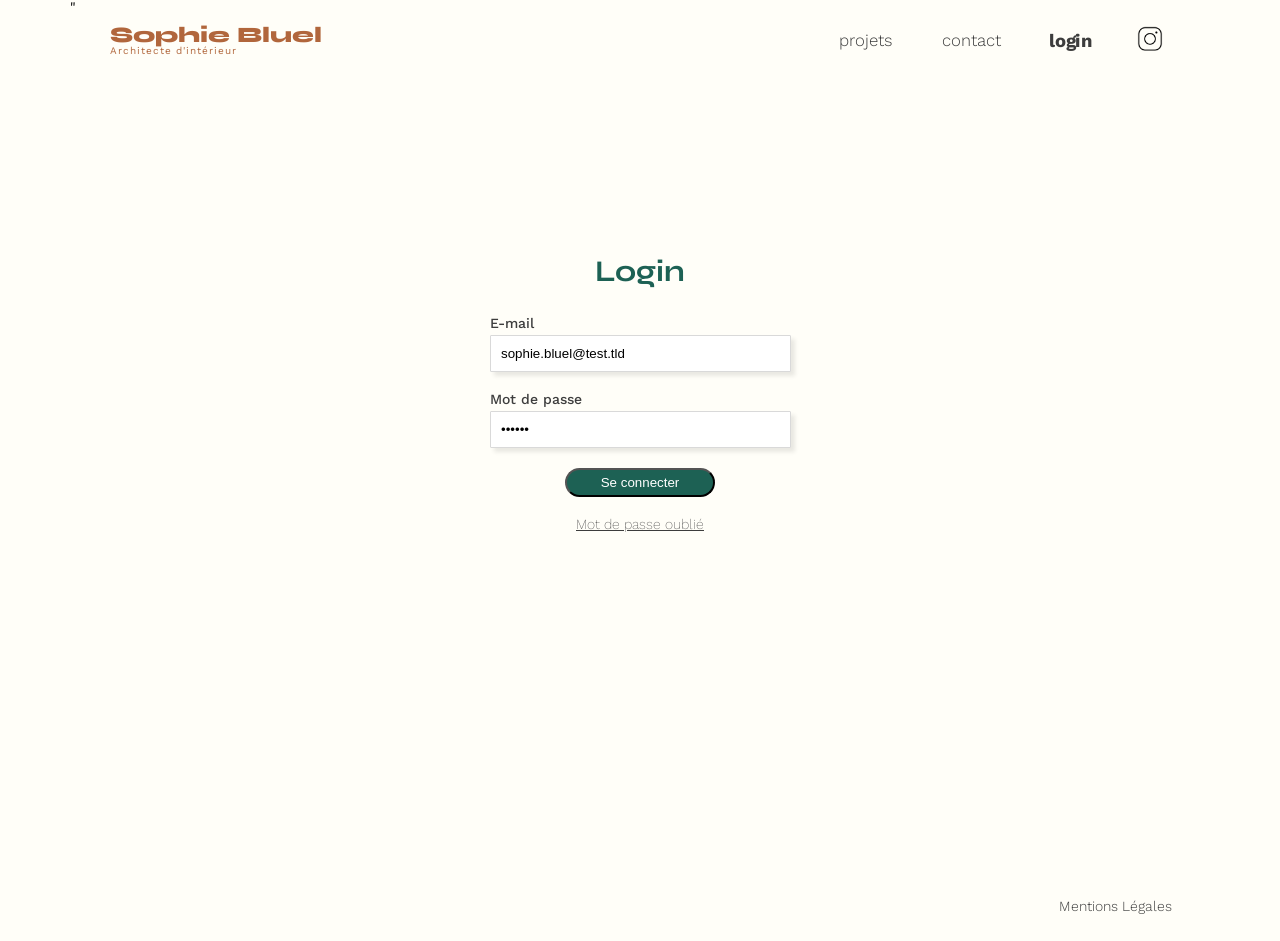
<file: FrontEnd/login.html>
<!DOCTYPE html>
<html lang="fr">

<head>
	<meta charset="UTF-8">
	<title>Sophie Bluel - Architecte d'intérieur</title>
	<meta name="viewport" content="width=device-width, initial-scale=1.0">
	<link rel="preconnect" href="https://fonts.googleapis.com">
	<link rel="preconnect" href="https://fonts.gstatic.com" crossorigin>
	<link href="https://fonts.googleapis.com/css2?family=Syne:wght@700;800&family=Work+Sans&display=swap"
		rel="stylesheet">
	<meta name="description" content="">
	<link rel="stylesheet" href="./assets/style.css">
	<link rel="stylesheet" href="./assets/style-login.css">
	<script src="assets/js/login.js" defer></script>"
</head>

<body>
	<header>
		<h1>Sophie Bluel <span>Architecte d'intérieur</span></h1>
		<nav>
			<ul>
				<li>projets</li>
				<li>contact</li>
				<li class="active">login</li>
				<li class="active2"><img class="active2" src="./assets/icons/instagram.png" alt="Instagram"></li>
			</ul>
		</nav>
	</header>
	<main>
		<h2>Login</h2>

		<form id="login-form">
			<div id="div-email">
				<label for="email">E-mail</label>
				<input type="text" name="email" id="email" value="sophie.bluel@test.tld">
				<span class="error-message" id="email-error"></span>
			</div>
			<div id="div-password">
				<label for="password">Mot de passe</label>
				<input type="password" name="password" id="password" value="S0phie">
				<span class="error-message" id="password-error"></span>
			</div>
			<span class="error-message" id="login-error"></span>
			<button id="btn-login" type="submit">Se connecter</button>
			<a href="#" id="forgot-psw">Mot de passe oublié</a>
		</form>

	</main>

	<footer>
		<nav>
			<ul>
				<li>Mentions Légales</li>
			</ul>
		</nav>
	</footer>
</body>

</html>
</file>
<file: FrontEnd/assets/style.css>
/* ===== RESET CSS ===== */
html, body, div, span, applet, object, iframe,
h1, h2, h3, h4, h5, h6, p, blockquote, pre,
a, abbr, acronym, address, big, cite, code,
del, dfn, em, img, ins, kbd, q, s, samp,
small, strike, strong, sub, sup, tt, var,
b, u, i, center,
dl, dt, dd, ol, ul, li,
fieldset, form, label, legend,
table, caption, tbody, tfoot, thead, tr, th, td,
article, aside, canvas, details, embed,
figure, figcaption, footer, header, hgroup,
menu, nav, output, ruby, section, summary,
time, mark, audio, video {
	margin: 0;
	padding: 0;
	border: 0;
	font-size: 100%;
	font: inherit;
	vertical-align: baseline;
}

article, aside, details, figcaption, figure,
footer, header, hgroup, menu, nav, section {
	display: block;
}

body {
	line-height: 1;
}

ol, ul {
	list-style: none;
}

blockquote, q {
	quotes: none;
}

blockquote:before, blockquote:after,
q:before, q:after {
	content: '';
	content: none;
}

table {
	border-collapse: collapse;
	border-spacing: 0;
}

/* ===== GLOBAL STYLES ===== */
body {
	max-width: 1140px;
	margin: auto;
	font-family: 'Work Sans';
	font-size: 14px;
}

.hidden {
	display: none;
}

/* ===== EDITION MODE ===== */
#link-modif {
	display: none !important;
}

#edition-mode {
	display: none;
	justify-content: center;
	align-items: center;
	background-color: black;
	color: white;
	height: 45px;
}

.edition-mode {
	position: fixed;
	top: 0;
	left: 0;
	width: 100%;
}

/* ===== HEADER & NAVIGATION ===== */
header {
	display: flex;
	justify-content: space-between;
	margin: 50px 0;
}

#login-link {
	color: black;
	text-decoration: none;
}

#login-link:visited {
	color: black;
}

nav ul {
	display: flex;
	align-items: center;
	list-style-type: none;
}

nav li {
	padding: 0 10px;
	font-size: 1.2em;
}

nav li:hover {
	color: #B1663C;
}

/* ===== TYPOGRAPHY ===== */
section {
	margin: 50px 0;
}

h1 {
	display: flex;
	flex-direction: column;
	font-family: 'Syne';
	font-size: 22px;
	font-weight: 800;
	color: #B1663C;
}

h1 > span {
	font-family: 'Work Sans';
	font-size: 10px;
	letter-spacing: 0.1em;
}

h2 {
	font-family: 'Syne';
	font-weight: 700;
	font-size: 30px;
	color: #1D6154;
}

/* ===== MAIN SECTIONS ===== */
#portfolio h2 {
	text-align: center;
	margin-bottom: 1em;
}

#portfolio h2 .btn-modifier,
#portfolio h2 .btn-modifier i {
	color: black !important;
}

.btn-modifier,
.btn-modifier i {
	font-size: 14px;
}

#introduction {
	display: flex;
	align-items: center;
}

#introduction figure {
	flex: 1;
}

#introduction img {
	display: block;
	margin: auto;
	width: 80%;
}

#introduction article {
	flex: 1;
}

#introduction h2 {
	margin-bottom: 1em;
}

#introduction p {
	margin-bottom: 0.5em;
}

/* ===== GALLERY ===== */
.filters {
	display: flex;
	justify-content: center;
	gap: 10px;
	margin: 40px 0;
}

.filters button {
	padding: 8px 16px;
	background-color: white;
	color: #333;
	border: 1px solid #1D6154;
	border-radius: 20px;
	font-size: 16px;
	cursor: pointer;
	font-family: Arial, sans-serif;
}

.filters button:hover {
	background-color: #1D6154;
	color: white;
}

.filters button.active {
	background-color: #1D6154;
	color: white;
	border: 1px solid #1D6154;
}

.gallery {
	width: 100%;
	display: grid;
	grid-template-columns: 1fr 1fr 1fr;
	grid-column-gap: 20px;
	grid-row-gap: 20px;
}

.gallery img {
	width: 100%;
}

/* ===== CONTACT ===== */
#contact {
	width: 50%;
	margin: auto;
}

#contact > * {
	text-align: center;
}

#contact h2 {
	margin-bottom: 20px;
}

#contact form {
	text-align: left;
	margin-top: 30px;
	display: flex;
	flex-direction: column;
}

#contact input {
	height: 50px;
	font-size: 1.2em;
	border: none;
	box-shadow: 0px 4px 14px rgba(0, 0, 0, 0.09);
}

#contact label {
	margin: 2em 0 1em 0;
}

#contact textarea {
	border: none;
	box-shadow: 0px 4px 14px rgba(0, 0, 0, 0.09);
}

input[type="submit"] {
	font-family: 'Syne';
	font-weight: 700;
	color: white;
	background-color: #1D6154;
	margin: 2em auto;
	width: 180px;
	text-align: center;
	border-radius: 60px;
}

/* ===== FOOTER ===== */
footer nav ul {
	display: flex;
	justify-content: flex-end;
	margin: 2em;
}

/* ===== MODAL ===== */
#modal {
	width: 630px;
	max-width: 90%;
	border: none;
	border-radius: 10px;
	box-shadow: 0 10px 30px rgba(0, 0, 0, 0.2);
	padding: 20px;
	overflow: hidden;
}

.modal-view {
	display: none;
}

.modal-view.active {
	display: block;
}

#modal-part-1,
#modal-part-2 {
	padding: 16px 24px 18px;
	position: relative;
}

#modal h3 {
	text-align: center;
	font-size: 26px;
	font-weight: 400;
	margin-bottom: 28px;
	margin-top: 0;
}

.icon-close {
	position: absolute;
	top: 20px;
	right: 20px;
	text-decoration: none;
	color: black;
	font-size: 18px;
	cursor: pointer;
}

#div-icon-close-pt2 {
	display: flex;
	justify-content: space-between;
	align-items: center;
	margin-bottom: 20px;
}

#icon-back {
	text-decoration: none;
	color: black;
	font-size: 18px;
	cursor: pointer;
}

/* ===== MODAL GALLERY ===== */
#gallery-modal {
	display: grid;
	grid-template-columns: repeat(5, 1fr);
	gap: 20px 10px;
	margin-bottom: 40px;
}

#gallery-modal figure {
	margin: 0;
}

#gallery-modal .div-img-modal {
	position: relative;
}

#gallery-modal img {
	display: block;
	width: 100%;
	height: 110px;
	object-fit: cover;
}

#gallery-modal .link-icon-trash {
	position: absolute;
	top: 8px;
	right: 8px;
	background: transparent;
	color: black;
	font-size: 14px;
	padding: 0;
	border-radius: 0;
	cursor: pointer;
	text-decoration: none;
	display: flex;
	align-items: center;
	justify-content: center;
	z-index: 10;
}

#gallery-modal .link-icon-trash:hover {
	opacity: 0.7;
}

#gallery-modal .delete-icon {
	position: absolute;
	top: 6px;
	right: 6px;
	background: black;
	color: white;
	font-size: 10px;
	padding: 4px;
	border-radius: 3px;
	cursor: pointer;
}

.img-modal {
	max-height: 150px;
	max-width: 150px;
}

/* ===== MODAL BUTTONS ===== */
#div-btn-modal {
	border-top: 1px solid #dcdcdc;
	padding-top: 35px;
}

#btn-add,
#form-ajout-work button {
	display: block;
	margin: 0 auto;
	width: 237px;
	height: 36px;
	border: none;
	border-radius: 60px;
	background-color: #1d6154;
	color: white;
	font-family: inherit;
	font-size: 14px;
	cursor: pointer;
}

#btn-add:hover,
#form-ajout-work button:hover {
	background-color: #14473d;
}

#form-ajout-work {
	display: flex;
	flex-direction: column;
	align-items: center;
	gap: 18px;
	width: 100%;
	border-top: none;
	padding-top: 0;
	position: relative;
}

.error-message {
	display: none;
	color: #d32f2f;
	font-size: 12px;
	text-align: left;
	align-self: flex-start;
	margin-left: calc((100% - 400px) / 2);
	margin-top: -14px;
}

.error-message.show {
	display: block;
}

#form-ajout-work::before {
	content: "";
	position: absolute;
	bottom: 48px;
	left: 50%;
	transform: translateX(-50%);
	width: 88%;
	height: 2px;
	background: #dcdcdc;
	border-radius: 1px;
}

#form-ajout-work label {
	display: block;
	align-self: flex-start;
	margin-left: calc((100% - 400px) / 2);
	margin-bottom: 8px;
	font-size: 14px;
	color: #3d3d3d;
	font-weight: 600;
}

#form-ajout-work input[type="text"],
#form-ajout-work select {
	width: 100%;
	max-width: 400px;
	height: 46px;
	border: 1px solid rgba(0, 0, 0, 0.12);
	border-radius: 8px;
	padding: 0 16px;
	font-size: 14px;
	outline: none;
	background: white;
}

#form-ajout-work input[type="text"]::placeholder {
	color: #9b9b9b;
}

/* ===== UPLOAD PREVIEW ===== */
.upload-preview {
	position: relative;
	width: 100%;
	max-width: 400px;
	min-height: 100px;
	background: #e8f1f6;
	border-radius: 12px;
	padding: 12px;
	display: flex;
	align-items: center;
	justify-content: center;
	text-align: center;
	cursor: pointer;
}

.upload-preview input[type="file"] {
	position: absolute;
	inset: 0;
	width: 100%;
	height: 100%;
	opacity: 0;
	cursor: pointer;
	z-index: 2;
}

.upload-preview .upload-label {
	position: relative;
	z-index: 1;
	color: #3d3d3d;
	font-size: 16px;
	font-weight: 500;
}

.upload-preview.has-preview .upload-label {
	display: none;
}

.upload-preview.has-preview {
	padding: 8px;
}

#preview {
	max-width: 100%;
	max-height: 200px;
	object-fit: contain;
	border-radius: 6px;
	display: none;
	position: relative;
	z-index: 1;
}

.upload-preview.has-preview #preview {
	display: block;
}

.upload-preview.has-preview{
	padding: 8px;
}

#preview{
	max-width: 100%;
	max-height: 200px;
	object-fit: contain;
	border-radius: 6px;
	display: none;
	position: relative;
	z-index: 1;
}

.upload-preview.has-preview #preview{
	display: block;
}

#form-ajout-work input[type="text"],
#form-ajout-work select{
	height: 50px;
	border: none;
	box-shadow: 0 4px 14px rgba(0,0,0,0.02);
	padding: 0 16px;
	font-size: 14px;
	outline: none;
}
#form-ajout-work label{
	font-size: 14px;
	font-weight: 500;
	color: #3d3d3d;
	margin-bottom: -12px;
}
</file>
<file: FrontEnd/assets/style-login.css>
body{
    background-color: #fffef8;
    font-family: 'Work Sans', sans-serif;
}


header{
    display: flex;
    justify-content: space-between;
    align-items: center;
    margin: 10px 40px 0 40px;
}
header h1 span{
    font-family: 'Work Sans', sans-serif;
    font-weight: 400;
    font-size: 10px;
}
header nav ul {
    display: flex;
    align-items: center;
    gap: 30px;
    list-style-type: none;
    color: #3d3d3d;
    font-family: 'Work Sans', sans-serif;
    font-size: 14px;
    font-weight: 300;
}
.active, .active2{
    transform: scale(1.1);
    font-weight: 700;
}
header nav img{
    width:20px;
    height: auto;
    cursor:pointer;
}

main{
    display: flex;
    flex-direction: column;
    align-items: center;
    margin-top: 200px;
    gap: 30px;
}

form{
    display : flex;
    flex-direction: column;
    gap: 20px;
    width:300px;
}
#login-form label{
    display: block;
    color:#3d3d3d;
    font-family: 'Work Sans', sans-serif;
    font-size: 14px;
    font-weight: 500;
    margin-bottom: 5px;

}
input{
    display: flex;
    flex-direction: column;
    width: 279px;
    padding: 10px;
    border: 1px solid #d9d9d9;
    border-radius : 1px;
    box-shadow: 4px 4px 4px rgba(0, 0, 0, 0.09);
}

.error-message {
	display: none;
	color: #d32f2f;
	font-size: 12px;
	margin-top: -15px;
	margin-bottom: 5px;
}

input .email .passwoerd{}

form button{
    align-self: center;
    width: 150px;
    padding: 5px 4px 5px 4px;
    border-radius: 20px;
    background-color: #1D6154;
    color: white;
}
form button:hover{
    background-color: #1D6154;
    color: white;
    cursor: pointer;
}



a{
    text-align: center;
    color :#3d3d3d;
    font-family: 'Work Sans', sans-serif;
    font-size: 14px;
    font-weight: 200;


}

footer{
    display: flex;
    justify-content: right;
    max-width: 1440px;
    margin-top: 340px;
}
footer li{
    color :#3d3d3d;
    font-family: 'Work Sans', sans-serif;
    font-size: 14px;
    font-weight: 300;
    font-style: light;
}
</file>
